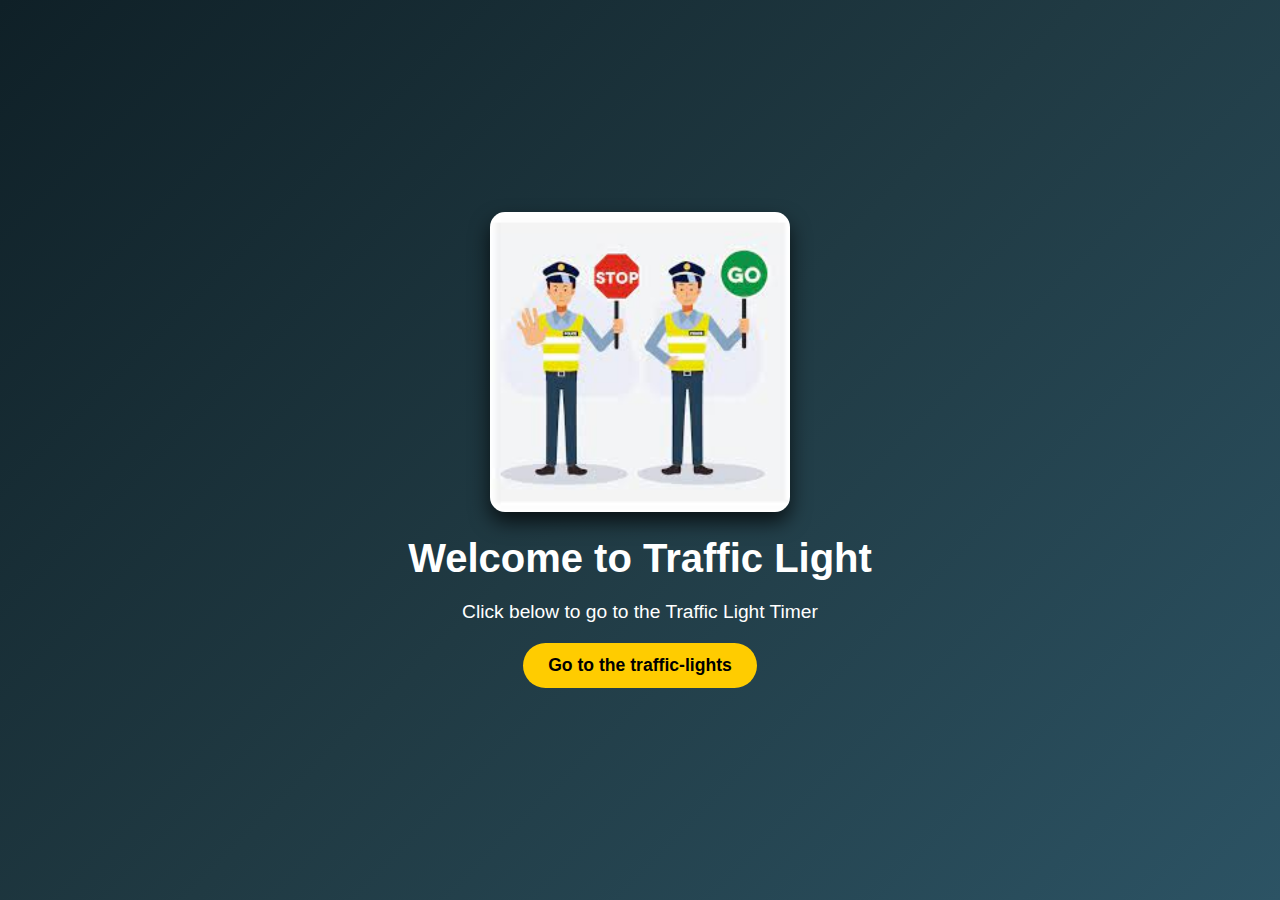
<file: index.html>
<!DOCTYPE html>
<html lang="en">
<head>
  <meta charset="UTF-8">
  <meta name="viewport" content="width=device-width, initial-scale=1.0">
  <title>Home Page</title>
  <link rel="stylesheet" href="./style.css">
</head>
<body>
  <div class="home-container">
    <div class="img">
            <img src="./assets/traffic.jpg" alt="">
        </div> 
    <h1>Welcome to Traffic Light </h1>
    <p>Click below to go to the Traffic Light Timer</p>
    <button onclick="addOn()" class="but">Go to the traffic-lights</button>
  </div>
</body>
<script src="./script.js"></script>
</html>
</file>
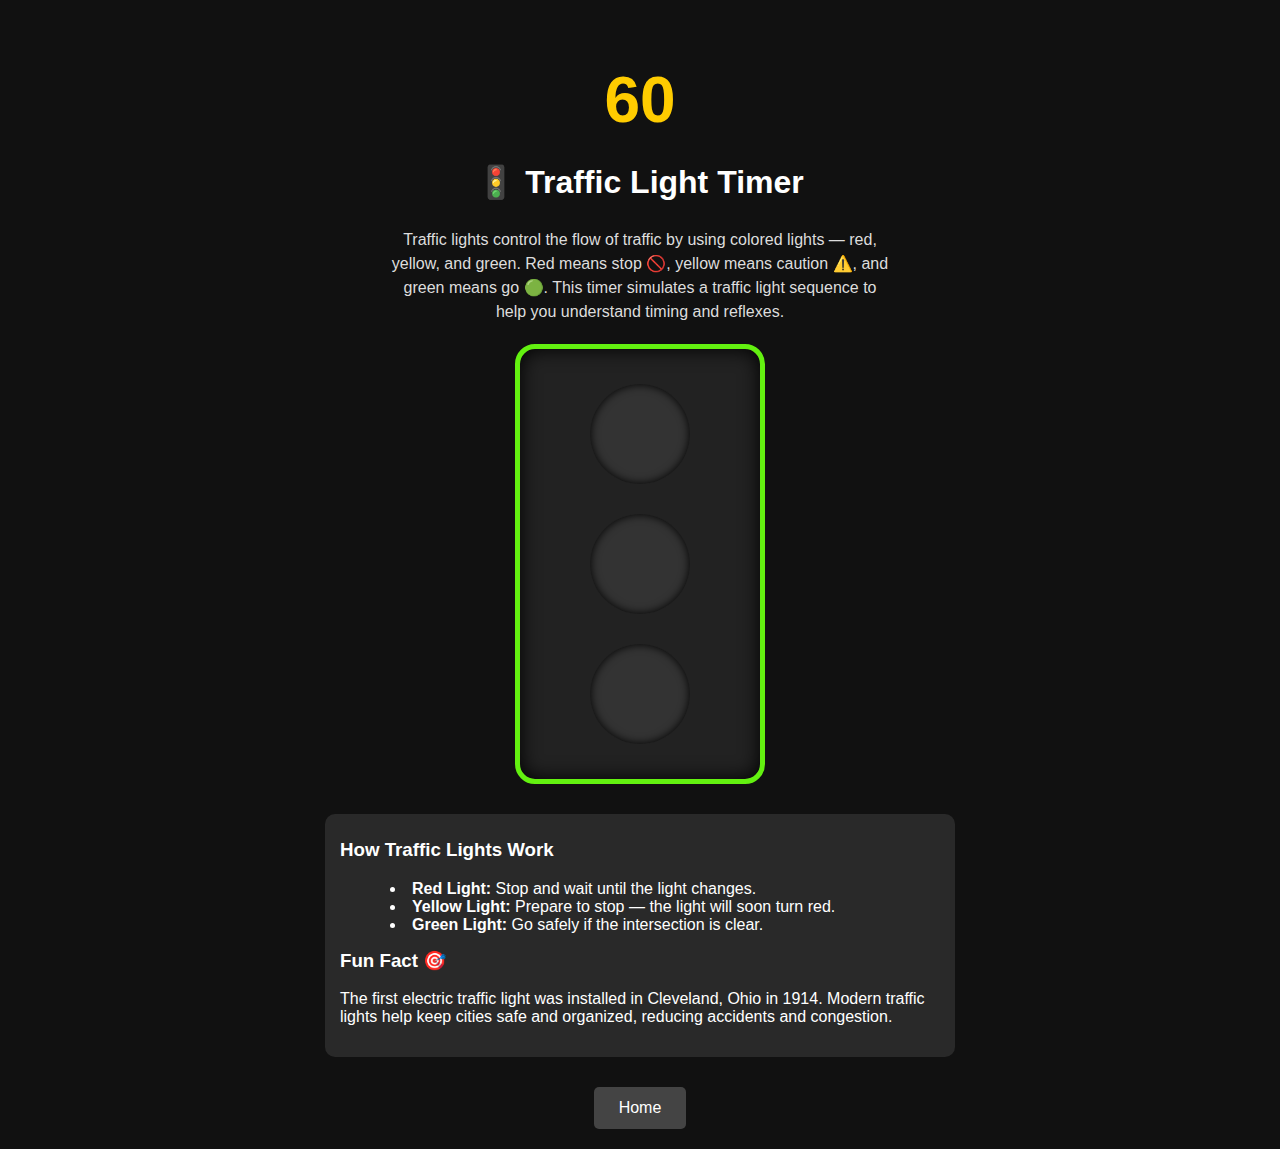
<file: traffic.html>
<!DOCTYPE html>
<html lang="en">
<head>
  <meta charset="UTF-8">
  <meta name="viewport" content="width=device-width, initial-scale=1.0">
  <title>Traffic Light Timer</title>
  <link rel="stylesheet" href="./traffic.css">
</head>
<body>

  <!-- PAGE HEADER -->
  <header>
    <h1 id="timer">60</h1>
    <h2>🚦 Traffic Light Timer</h2>
    <p class="description">
      Traffic lights control the flow of traffic by using colored lights — red, yellow, and green.  
      Red means stop 🚫, yellow means caution ⚠️, and green means go 🟢.  
      This timer simulates a traffic light sequence to help you understand timing and reflexes.
    </p>
  </header>

  <!-- TRAFFIC LIGHT SIMULATION -->
  <div class="traffic-lights">
    <div class="light red"></div>
    <div class="light yellow"></div>
    <div class="light green"></div>
  </div>

  <!-- ADDITIONAL CONTENT -->
  <section class="info-section">
    <h3>How Traffic Lights Work</h3>
    <ul>
      <li><b>Red Light:</b> Stop and wait until the light changes.</li>
      <li><b>Yellow Light:</b> Prepare to stop — the light will soon turn red.</li>
      <li><b>Green Light:</b> Go safely if the intersection is clear.</li>
    </ul>

    <h3>Fun Fact 🎯</h3>
    <p>
      The first electric traffic light was installed in Cleveland, Ohio in 1914.  
      Modern traffic lights help keep cities safe and organized, reducing accidents and congestion.
    </p>
  </section>

  <!-- HOME BUTTON -->
  <button id="homeBtn">Home</button>


</body>
  <script src="script.js"></script>
  <script>
    document.getElementById("homeBtn").addEventListener("click", function() {
      window.location.href = "index.html"; // navigates to home page
    });
  </script>
</html>
</file>
<file: style.css>
/* ================= BODY ================= */
body {
  margin: 0;
  padding: 0;
  font-family: Arial, sans-serif;
  background: linear-gradient(135deg, #0f2027, #203a43, #2c5364);
  color: white;
  display: flex;
  justify-content: center;
  align-items: center;
  height: 100vh;
}

/* ================= HOME CONTAINER ================= */
.home-container {
  text-align: center;
  animation: fadeIn 1.5s ease-in-out;
}

.img img {
  width: 300px;
  border-radius: 15px;
  box-shadow: 0 10px 20px rgba(0, 0, 0, 0.7);
  animation: float 3s ease-in-out infinite;
}

h1 {
  font-size: 2.5rem;
  margin: 20px 0 10px;
  animation: textGlow 2s infinite alternate;
}

p {
  font-size: 1.2rem;
  margin-bottom: 20px;
}

.but {
  padding: 12px 25px;
  background-color: #ffcc00;
  border: none;
  border-radius: 25px;
  font-size: 1.1rem;
  cursor: pointer;
  color: #000;
  font-weight: bold;
  transition: transform 0.3s ease, box-shadow 0.3s ease;
}

.but:hover {
  transform: scale(1.1);
  box-shadow: 0 0 15px #ffcc00;
}

/* ================= ANIMATIONS ================= */
@keyframes fadeIn {
  from { opacity: 0; }
  to { opacity: 1; }
}

@keyframes float {
  0%, 100% { transform: translateY(0); }
  50% { transform: translateY(-10px); }
}

@keyframes textGlow {
  from { text-shadow: 0 0 5px #ffcc00; }
  to { text-shadow: 0 0 20px #ffcc00; }
}

/* ================= RESPONSIVE ================= */
@media (max-width: 600px) {
  .img img {
    width: 200px;
  }

  h1 {
    font-size: 2rem;
  }

  p {
    font-size: 1rem;
  }
}
</file>
<file: traffic.css>
/* ================= BODY ================= */
body {
  margin: 0;
  padding: 0;
  font-family: Arial, sans-serif;
  background: #111;
  color: white;
  display: flex;
  flex-direction: column;
  align-items: center;
  padding: 20px;
}

/* ================= HEADER ================= */
header {
  text-align: center;
  margin-bottom: 20px;
}

header h1 {
  font-size: 3rem;
  color: #ffcc00;
  animation: glow 1.5s infinite alternate;
}

header h2 {
  font-size: 2rem;
}

.description {
  max-width: 500px;
  margin: 0 auto;
  font-size: 1rem;
  line-height: 1.5;
  color: #ddd;
}

/* ================= TRAFFIC LIGHT CONTAINER ================= */
.traffic-lights {
  display: flex;
  flex-direction: column;
  align-items: center;
  background: #222;
  padding: 20px;
  border: 5px solid rgb(99, 241, 16);
  border-radius: 20px;
  box-shadow: 0 0 20px #000 inset;
  animation: popIn 1s ease-in-out;
  width: 200px;
}

/* ================= TRAFFIC LIGHT STYLE ================= */
.light {
  width: 100px;
  height: 100px;
  margin: 15px;
  border-radius: 50%;
  background-color: #333;
  box-shadow: inset 0 0 10px #000;
  transition: background-color 0.5s ease, box-shadow 0.5s ease;
}

/* Active light animations */
.red.active {
  background-color: #ff1e1e;
  box-shadow: 0 0 40px #ff1e1e, inset 0 0 15px #ff1e1e;
  animation: blinkRed 1s infinite alternate;
}
.yellow.active {
  background-color: #ffea00;
  box-shadow: 0 0 40px #ffea00, inset 0 0 15px #ffea00;
  animation: blinkYellow 1s infinite alternate;
}
.green.active {
  background-color: #00ff6a;
  box-shadow: 0 0 40px #00ff6a, inset 0 0 15px #00ff6a;
  animation: blinkGreen 1s infinite alternate;
}

/* ================= INFO SECTION ================= */
.info-section {
  background: rgba(255, 255, 255, 0.1);
  padding: 15px;
  margin-top: 30px;
  border-radius: 10px;
  width: 90%;
  max-width: 600px;
  text-align: left;
}

.info-section h3 {
  margin-top: 10px;
}

.info-section ul {
  list-style: inside disc;
  margin-left: 10px;
}

/* ================= HOME BUTTON ================= */
#homeBtn {
  margin-top: 30px;
  padding: 12px 25px;
  background-color: #444;
  border: none;
  border-radius: 5px;
  color: white;
  font-size: 1rem;
  cursor: pointer;
  transition: background 0.3s ease;
}

#homeBtn:hover {
  background-color: #666;
}

/* ================= GAME TIMER ================= */
#timer {
  font-size: 4rem;
  font-weight: bold;
  color: #ffcc00;
  margin-bottom: 15px;
  animation: glow 1.5s infinite alternate;
}

/* ================= FOOTER ================= */
footer {
  margin-top: auto;
  text-align: center;
  padding: 15px;
  font-size: 0.9rem;
  color: #bbb;
}

/* ================= ANIMATIONS ================= */
@keyframes glow {
  from { text-shadow: 0 0 5px #ffcc00; }
  to { text-shadow: 0 0 20px #ffcc00; }
}

@keyframes popIn {
  from { transform: scale(0.9); opacity: 0; }
  to { transform: scale(1); opacity: 1; }
}

@keyframes blinkRed {
  0% { box-shadow: 0 0 40px #ff1e1e, inset 0 0 15px #ff1e1e; }
  100% { box-shadow: 0 0 60px #ff1e1e, inset 0 0 25px #ff1e1e; }
}

@keyframes blinkYellow {
  0% { box-shadow: 0 0 40px #ffea00, inset 0 0 15px #ffea00; }
  100% { box-shadow: 0 0 60px #ffea00, inset 0 0 25px #ffea00; }
}

@keyframes blinkGreen {
  0% { box-shadow: 0 0 40px #00ff6a, inset 0 0 15px #00ff6a; }
  100% { box-shadow: 0 0 60px #00ff6a, inset 0 0 25px #00ff6a; }
}

/* ================= RESPONSIVE ================= */
@media (max-width: 600px) {
  header h1 {
    font-size: 2.5rem;
  }

  header h2 {
    font-size: 1.5rem;
  }

  .light {
    width: 70px;
    height: 70px;
  }

  #timer {
    font-size: 3rem;
  }

  #homeBtn {
    padding: 10px 20px;
    font-size: 0.9rem;
  }
}
</file>
